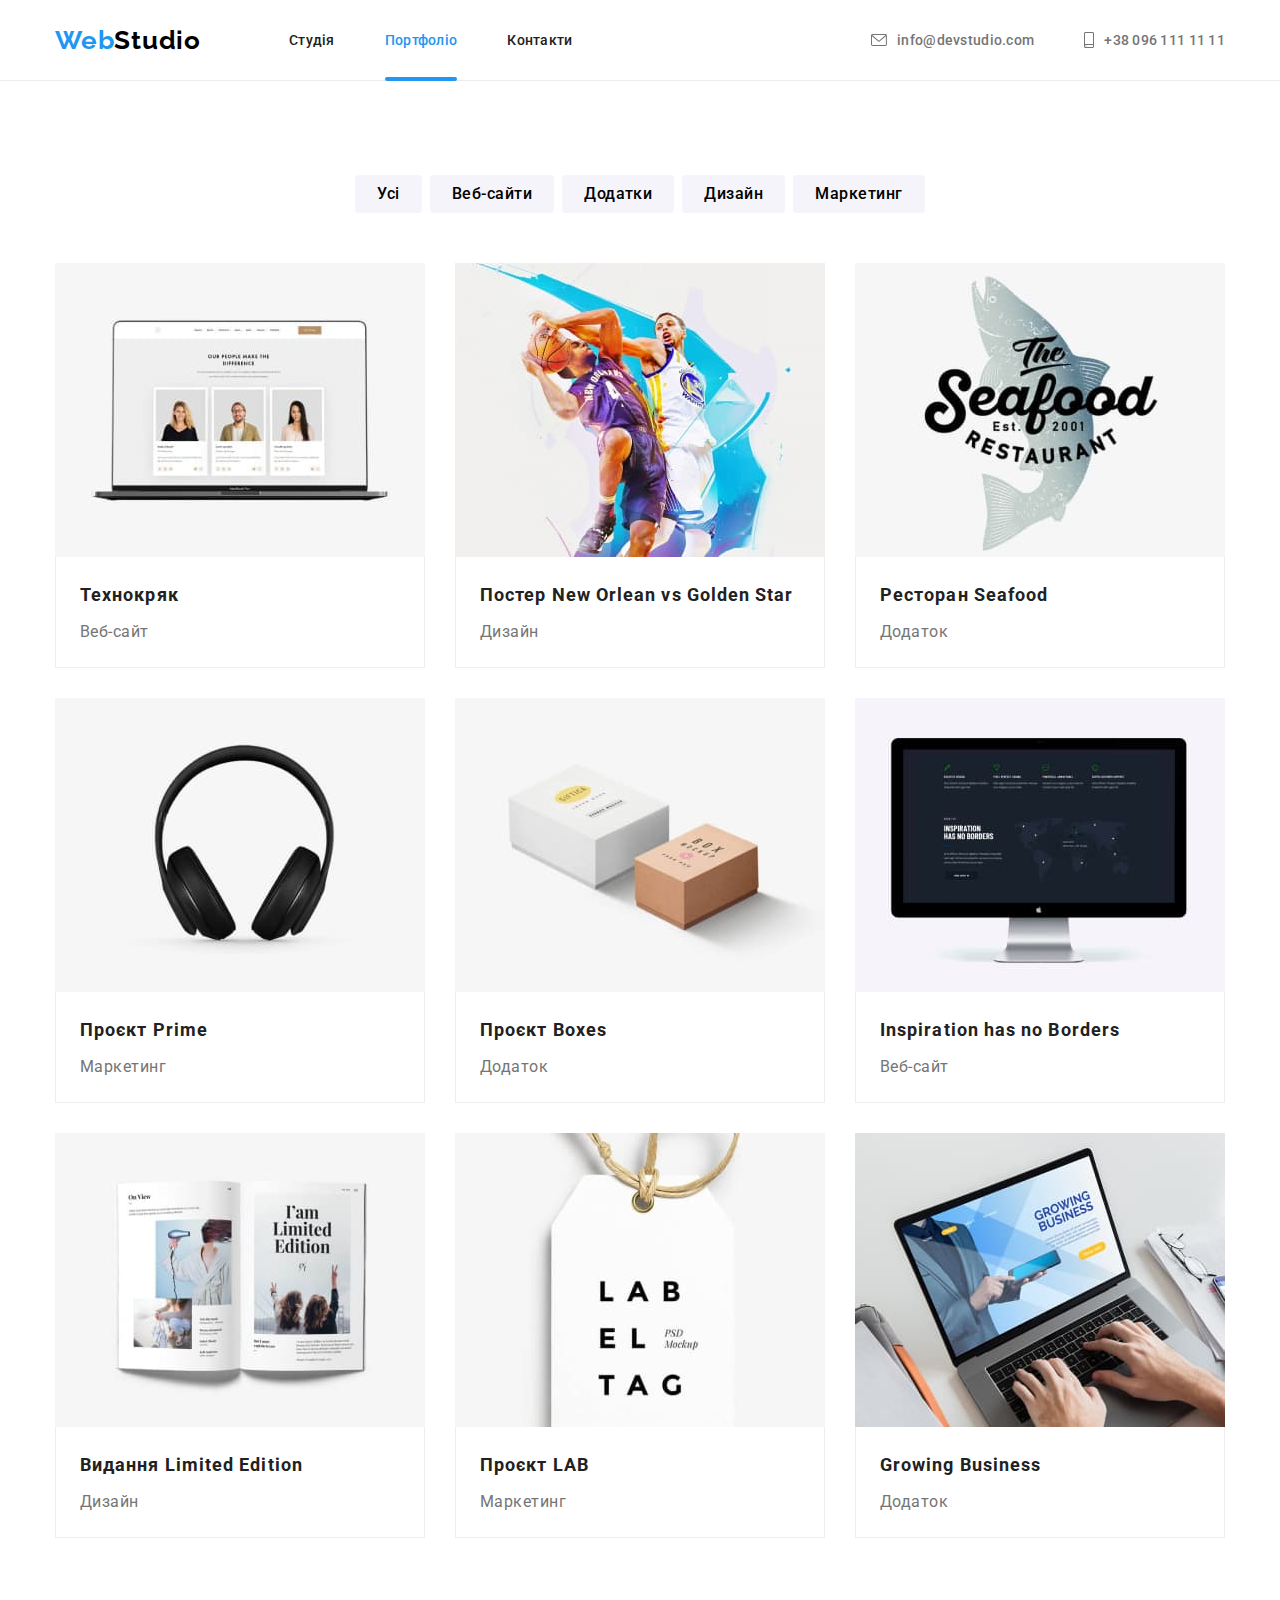
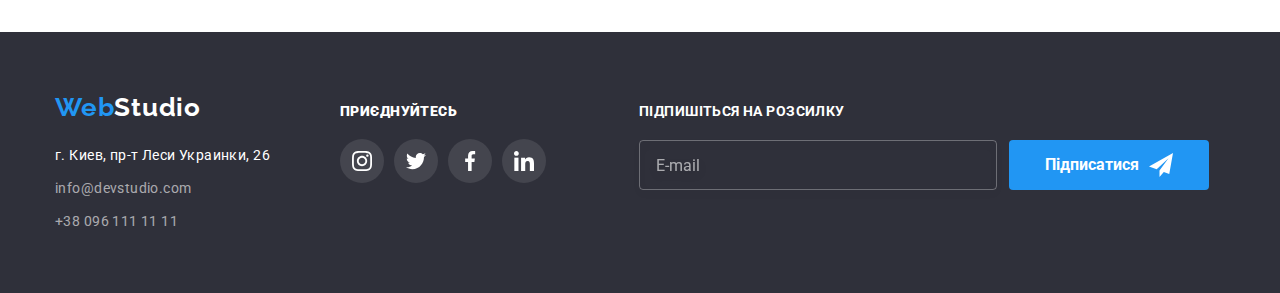
<file: portfolio.html>
<!DOCTYPE html>
<html lang="uk-UA">
  <head>
    <meta charset="UTF-8" />
    <meta http-equiv="X-UA-Compatible" content="IE=edge" />
    <meta name="viewport" content="width=device-width, initial-scale=1.0" />
    <title>Portofolio</title>
    <link rel="preconnect" href="https://fonts.googleapis.com" />
    <link rel="preconnect" href="https://fonts.gstatic.com" crossorigin />
    <link
      href="https://fonts.googleapis.com/css2?family=Raleway:wght@700&family=Roboto:wght@400;500;700;900&display=swap"
      rel="stylesheet"
    />
    <link
      rel="stylesheet"
      href="https://cdn.jsdelivr.net/npm/modern-normalize@1.1.0/modern-normalize.min.css"
    />
    <link rel="stylesheet" href="./css/main.min.css" />
    <!-- <link rel="stylesheet" href="./css/styles.css" /> -->
  </head>

  <body>
    <header class="header">
      <div class="header__container container">
        <a href="./index.html" lang="en" class="logo">
          <span class="logo__1">Web</span><span class="logo__2">Studio</span></a
        >
        <nav>
          <ul class="nav__list">
            <li class="nav__item">
              <a href="./index.html" class="nav__link">Студія</a>
            </li>
            <li class="nav__item">
              <a href="./portfolio.html" class="nav__link current">Портфоліо</a>
            </li>
            <li class="nav__item"><a href="#" class="nav__link">Контакти</a></li>
          </ul>
        </nav>
        <ul class="contact__list">
          <li class="contact__item">
            <a
              href="mailto:info@devstudio.com"
              target="_blank"
              rel="noopener noreferrer nofollow"
              class="contact__link"
            >
              <svg class="contact__icon" width="16" height="12">
                <use href="./images/icons.svg#envelope"></use>
              </svg>
              info@devstudio.com
            </a>
          </li>
          <li class="contact__item">
            <a href="tel:+380961111111" class="contact__link">
              <svg class="contact__icon" width="10" height="16">
                <use href="./images/icons.svg#smartphone"></use>
              </svg>
              +38 096 111 11 11
            </a>
          </li>
        </ul>
      </div>
    </header>
    <main>
      <!--Work`s Portfolio--------------------------------->
      <section class="section">
        <div class="container">
         <h2 class="visually-hidden">Портфоліо робіт</h2>
          <ul class="filter">
            <li><button type="button" class="filter__btn">Усі</button></li>
            <li><button type="button" class="filter__btn">Веб-сайти</button></li>
            <li><button type="button" class="filter__btn">Додатки</button></li>
            <li><button type="button" class="filter__btn">Дизайн</button></li>
            <li><button type="button" class="filter__btn">Маркетинг</button></li>
          </ul>
          <ul class="portfolio__list">
            <li class="portfolio__item">
              <a href="" class="portfolio__link">
                <div class="portfolio__thumb">
                  <img
                    src="./images/img7.jpg"
                    alt="Технокряк"
                    width="370"
                    height="294"
                  />
                  <div class="overlay">
                    <p class="overlay__text">
                      Ресурс пропонує комплексні пропозиції з різним рівнем
                      функціоналу та сервісів. Все це дозволить відвідувачу
                      отримати вичерпні відомості про компанію чи приватну
                      особу.
                    </p>
                  </div>
                </div>
                <div class="portfolio__description">
                  <h3 class="portfolio__title">Технокряк</h3>
                  <p class="portfilio__text">Веб-сайт</p>
                </div>
              </a>
            </li>

            <li class="portfolio__item">
              <a href="" class="portfolio__link">
                <div class="portfolio__thumb">
                  <img
                    src="./images/img8.jpg"
                    alt="Постер New Orlean vs Golden Star"
                    width="370"
                    height="294"
                  />
                  <div class="overlay">
                    <p class="overlay__text">
                      Ресурс пропонує комплексні пропозиції з різним рівнем
                      функціоналу та сервісів. Все це дозволить відвідувачу
                      отримати вичерпні відомості про компанію чи приватну
                      особу.
                    </p>
                  </div>
                </div>
                <div class="portfolio__description">
                  <h3 class="portfolio__title">
                    Постер New Orlean vs Golden Star
                  </h3>
                  <p class="portfilio__text">Дизайн</p>
                </div>
              </a>
            </li>

            <li class="portfolio__item">
              <a href="" class="portfolio__link">
                <div class="portfolio__thumb">
                  <img
                    src="./images/img9.jpg"
                    alt="Ресторан Seafood"
                    width="370"
                    height="294"
                  />
                  <div class="overlay">
                    <p class="overlay__text">
                      Ресурс пропонує комплексні пропозиції з різним рівнем
                      функціоналу та сервісів. Все це дозволить відвідувачу
                      отримати вичерпні відомості про компанію чи приватну
                      особу.
                    </p>
                  </div>
                </div>

                <div class="portfolio__description">
                  <h3 class="portfolio__title">Ресторан Seafood</h3>
                  <p class="portfilio__text">Додаток</p>
                </div>
              </a>
            </li>

            <li class="portfolio__item">
              <a href="" class="portfolio__link">
                <div class="portfolio__thumb">
                  <img
                    src="./images/img10.jpg"
                    alt="Проєкт Prime"
                    width="370"
                    height="294"
                  />
                  <div class="overlay">
                    <p class="overlay__text">
                      Ресурс пропонує комплексні пропозиції з різним рівнем
                      функціоналу та сервісів. Все це дозволить відвідувачу
                      отримати вичерпні відомості про компанію чи приватну
                      особу.
                    </p>
                  </div>
                </div>
                <div class="portfolio__description">
                  <h3 class="portfolio__title">Проєкт Prime</h3>
                  <p class="portfilio__text">Маркетинг</p>
                </div>
              </a>
            </li>

            <li class="portfolio__item">
              <a href="" class="portfolio__link">
                <div class="portfolio__thumb">
                  <img
                    src="./images/img11.jpg"
                    alt="Проєкт Boxes"
                    width="370"
                    height="294"
                  />
                  <div class="overlay">
                    <p class="overlay__text">
                      Ресурс пропонує комплексні пропозиції з різним рівнем
                      функціоналу та сервісів. Все це дозволить відвідувачу
                      отримати вичерпні відомості про компанію чи приватну
                      особу.
                    </p>
                  </div>
                </div>
                <div class="portfolio__description">
                  <h3 class="portfolio__title">Проєкт Boxes</h3>
                  <p class="portfilio__text">Додаток</p>
                </div>
              </a>
            </li>

            <li class="portfolio__item">
              <a href="" class="portfolio__link">
                <div class="portfolio__thumb">
                  <img
                    src="./images/img12.jpg"
                    alt="Inspiration has no Borders"
                    width="370"
                    height="294"
                  />
                  <div class="overlay">
                    <p class="overlay__text">
                      Ресурс пропонує комплексні пропозиції з різним рівнем
                      функціоналу та сервісів. Все це дозволить відвідувачу
                      отримати вичерпні відомості про компанію чи приватну
                      особу.
                    </p>
                  </div>
                </div>
                <div class="portfolio__description">
                  <h3 class="portfolio__title">
                    Inspiration has no Borders
                  </h3>
                  <p class="portfilio__text">Веб-сайт</p>
                </div>
              </a>
            </li>

            <li class="portfolio__item">
              <a href="" class="portfolio__link">
                <div class="portfolio__thumb">
                  <img
                    src="./images/img13.jpg"
                    alt="Видання Limited Edition"
                    width="3270"
                    height="294"
                  />
                  <div class="overlay">
                    <p class="overlay__text">
                      Ресурс пропонує комплексні пропозиції з різним рівнем
                      функціоналу та сервісів. Все це дозволить відвідувачу
                      отримати вичерпні відомості про компанію чи приватну
                      особу.
                    </p>
                  </div>
                </div>
                <div class="portfolio__description">
                  <h3 class="portfolio__title">Видання Limited Edition</h3>
                  <p class="portfilio__text">Дизайн</p>
                </div>
              </a>
            </li>

            <li class="portfolio__item">
              <a href="" class="portfolio__link">
                <div class="portfolio__thumb">
                  <img
                    src="./images/img14.jpg"
                    alt="Проект LAB"
                    width="370"
                    height="294"
                  />
                  <div class="overlay">
                    <p class="overlay__text">
                      Ресурс пропонує комплексні пропозиції з різним рівнем
                      функціоналу та сервісів. Все це дозволить відвідувачу
                      отримати вичерпні відомості про компанію чи приватну
                      особу.
                    </p>
                  </div>
                </div>
                <div class="portfolio__description">
                  <h3 class="portfolio__title">Проєкт LAB</h3>
                  <p class="portfilio__text">Маркетинг</p>
                </div>
              </a>
            </li>

            <li class="portfolio__item">
              <a href="" class="portfolio__link">
                <div class="portfolio__thumb">
                  <img
                    src="./images/img15.jpg"
                    alt="Growing Business"
                    width="370"
                    height="294"
                  />
                  <div class="overlay">
                    <p class="overlay__text">
                      Ресурс пропонує комплексні пропозиції з різним рівнем
                      функціоналу та сервісів. Все це дозволить відвідувачу
                      отримати вичерпні відомості про компанію чи приватну
                      особу.
                    </p>
                  </div>
                </div>
                <div class="portfolio__description">
                  <h3 class="portfolio__title">Growing Business</h3>
                  <p class="portfilio__text">Додаток</p>
                </div>
              </a>
            </li>
          </ul>
        </div>
      </section>
    </main>
    <!-- FOOTER ----------------------------------------->
    <footer class="ftr">
      <div class="container ftr__ftr">
        <div class="ftr__adress">
          <a href="./index.html" lang="en" class="logo logo__4">
            <span class="logo__1">Web</span><span class="logo__3">Studio</span></a
          >
          <address>
            <ul class="ftr__list">
              <li class="ftr__item">
                <a
                  href="https://goo.gl/maps/CPtrU1FHBa2aNyZL9"
                  target="_blank"
                  rel="noopener noreferrer nofollow"
                  class="ftr__link"
                  >г. Киев, пр-т Леси Украинки, 26</a
                >
              </li>
              <li class="ftr__item">
                <a
                  href="mailto:info@devstudio.com"
                  target="_blank"
                  rel="noopener noreferrer nofollow"
                  class="ftr__link2"
                  >info@devstudio.com</a
                >
              </li>
              <li class="ftr__item">
                <a href="tel:+380961111111" class="ftr__link2"
                  >+38 096 111 11 11</a
                >
              </li>
            </ul>
          </address>
        </div>

        <div clas="footer-link">
          <p class="footer-link-b"><strong>приєднуйтесь</strong></p>
          <ul class="ftr-social-link">
            <li class="ftr-social-item">
              <a
                class="ftr-social-a"
                href="https://www.instagram.com/"
                target="_blank"
                rel="noopener noreferrer nofollow"
                aria-label="instagram"
              >
                <svg class="ftr-social-icon" width="20" height="20">
                  <use href="./images/icons.svg#instagram"></use>
                </svg>
              </a>
            </li>

            <li class="ftr-social-item">
              <a
                class="ftr-social-a"
                href=""
                target="_blank"
                rel="noopener noreferrer nofollow"
                aria-label="twitter"
              >
                <svg class="ftr-social-icon" width="20" height="20">
                  <use href="./images/icons.svg#twitter"></use>
                </svg>
              </a>
            </li>

            <li class="ftr-social-item">
              <a
                class="ftr-social-a"
                href=""
                target="_blank"
                rel="noopener noreferrer nofollow"
                aria-label="facebook"
              >
                <svg class="ftr-social-icon" width="20" height="20">
                  <use href="./images/icons.svg#facebook"></use>
                </svg>
              </a>
            </li>

            <li class="ftr-social-item">
              <a
                class="ftr-social-a"
                href=""
                target="_blank"
                rel="noopener noreferrer nofollow"
                aria-label="linkedin"
              >
                <svg class="ftr-social-icon" width="20" height="20">
                  <use href="./images/icons.svg#linkedin"></use>
                </svg>
              </a>
            </li>
          </ul>
        </div>

        <div class="ftr-subscription">
          <b class="ftr-form-b">Підпишіться на розсилку</b>
          <form action="">
            <div class="ftr-form-mailing">
              <label class="ftr-mail-input" for="">
                <input class="ftr-form-input" type="email" placeholder="E-mail" name="email-subscribe" />
              </label>
        
              <button type="submit" class="ftr-form-btn">
                <span class="submit-text">Підписатися</span>
                <svg class="send-icon" width="24" height="24">
                  <use href="./images/icons.svg#send"></use>
                </svg>
              </button>
            </div>
          </form>
        </div>
      </div>


      
    </footer>
  </body>
</html>
</file>
<file: css/main.min.css>
body{font-family:"Roboto",sans-serif;color:#212121}.container{width:100%;padding:0 15px;margin:0 auto}@media screen and (min-width: 480px){.container{width:480px}}@media screen and (min-width: 768px){.container{width:768px}}@media screen and (min-width: 768px)and (min-width: 1200px){.container{width:1200px}}.section{padding-top:60px;padding-bottom:60px}@media screen and (min-width: 1200px){.section{padding-top:94px;padding-bottom:94px}}:root{--accent-color: #2196f3;--accent-color2: #fff;--color-p: #757575;--background-1: #2f303a;--background-2-w: #f5f4fa}.visually-hidden{position:absolute;width:1px;height:1px;margin:-1px;border:0;padding:0;white-space:nowrap;-webkit-clip-path:inset(100%);clip-path:inset(100%);clip:rect(0 0 0 0);overflow:hidden}h1,h2,h3,h4,h5,h6,p{margin:0}ul{margin:0;padding:0;list-style:none}img{display:block;max-width:100%;height:auto}.link{text-decoration:none;color:currentColor}.list{list-style:none;margin:0;padding:0}.header{background:var(--accent-color2);border-bottom:1px solid #ececec}.header__container{display:-webkit-box;display:-ms-flexbox;display:flex;-webkit-box-align:center;-ms-flex-align:center;align-items:center;min-height:60px;margin-left:0 auto;margin-right:0 auto}@media screen and (min-width: 1200px){.header__container{display:-webkit-box;display:-ms-flexbox;display:flex;-webkit-box-align:center;-ms-flex-align:center;align-items:center}}.logo{font-family:"Raleway";font-weight:700;font-size:24px;line-height:1.1741666667;letter-spacing:.03em;text-decoration:none}.logo__1{color:var(--accent-color)}.logo__2{color:#000}.logo__3{color:var(--accent-color2)}.logo__4{display:block;margin-bottom:20px}@media screen and (min-width: 1199px){.logo{font-size:26px;line-height:1.1923076923}}.menu{display:-webkit-box;display:-ms-flexbox;display:flex;padding:0;margin:0;list-style:none}@media(max-width: 767px){.menu{display:none}}.menu .link{padding:10px;color:inherit;text-decoration:none}.menu .link:hover,.menu .link:focus{text-decoration:underline}.menu-toggle{min-height:40px;min-width:40px;display:-webkit-box;display:-ms-flexbox;display:flex;-webkit-box-align:center;-ms-flex-align:center;align-items:center;-webkit-box-pack:center;-ms-flex-pack:center;justify-content:center;margin-left:auto;padding:0;background-color:rgba(0,0,0,0);cursor:pointer;border:none;outline:none}@media(min-width: 768px){.menu-toggle{display:none}}.mobmenu__img{fill:#212121}.menu-toggle:hover .mobmenu__img,.menu-toggle:focus .mobmenu__img{fill:var(--accent-color)}.menu-container{position:fixed;display:-webkit-box;display:-ms-flexbox;display:flex;-webkit-box-orient:vertical;-webkit-box-direction:normal;-ms-flex-direction:column;flex-direction:column;top:0;left:0;width:100vw;height:100vh;padding:48px 40px;background-color:var(--accent-color2);z-index:999;-webkit-box-shadow:0px 4px 8px rgba(0,0,0,.04),0px 2px 4px rgba(0,0,0,.08),0px 1px 3px rgba(0,0,0,.16);box-shadow:0px 4px 8px rgba(0,0,0,.04),0px 2px 4px rgba(0,0,0,.08),0px 1px 3px rgba(0,0,0,.16);-webkit-transform:translateX(100%);transform:translateX(100%);-webkit-transition:-webkit-transform 250ms ease-in-out;transition:-webkit-transform 250ms ease-in-out;transition:transform 250ms ease-in-out;transition:transform 250ms ease-in-out, -webkit-transform 250ms ease-in-out}.menu-container.is-open{-webkit-transform:translateX(0);transform:translateX(0)}.menu-container .menu-toggle{position:absolute;top:16px;right:16px;color:#fff}.mobile__menu{padding:0;margin-bottom:auto;list-style:none}.mobile__menu .link{display:block;padding:10px;font-weight:500;font-size:40px;line-height:1.175;letter-spacing:.02em;color:#212121;text-decoration:none}.mobile__menu .current{color:var(--accent-color)}.mobmenu__contact--tel{margin-bottom:32px;font-weight:500;font-size:34px;line-height:1.1764705882;letter-spacing:.02em;color:#2196f3}.mobmenu__contact--mail{margin-bottom:64px;font-weight:500;font-size:24px;line-height:1.1666666667;letter-spacing:.02em;color:#757575}.mobmenu__social{display:-webkit-box;display:-ms-flexbox;display:flex;text-align:center;font-weight:500;font-size:18px;line-height:1.2222222222;letter-spacing:.02em;color:var(--accent-color)}.mobmenu__social--item:not(:first-child){padding-left:10px}.mobmenu__social--item:not(:last-child){border-right:1px solid rgba(33,33,33,.2);padding-right:10px}.nav__list{list-style:none;display:-webkit-box;display:-ms-flexbox;display:flex;margin-left:88px}@media screen and (max-width: 767px){.nav__list{display:none;margin-left:93px}}.nav__link{position:relative;display:block;padding-top:32px;padding-bottom:32px;font-family:inherit;font-weight:500;font-size:14px;line-height:1.1428571429;letter-spacing:.02em;color:inherit;text-decoration:none;-webkit-transition-property:color;transition-property:color;-webkit-transition-duration:250ms;transition-duration:250ms;-webkit-transition-timing-function:cubic-bezier(0.4, 0, 0.2, 1);transition-timing-function:cubic-bezier(0.4, 0, 0.2, 1)}.nav__link:hover,.nav__link:focus{color:var(--accent-color)}.nav__item:not(:last-child){margin-right:50px}.current{color:var(--accent-color)}.nav__link.current::after{content:"";position:absolute;bottom:-1px;left:0;display:block;width:100%;height:4px;background:#2196f3;border-radius:2px}.contact__list{list-style:none}@media screen and (max-width: 767px){.contact__list{display:none}}@media screen and (min-width: 767px){.contact__list{margin-left:97px}}@media screen and (min-width: 1199px){.contact__list{display:-webkit-box;display:-ms-flexbox;display:flex;margin-left:auto}}.contact__link{display:-webkit-box;display:-ms-flexbox;display:flex;-webkit-box-pack:left;-ms-flex-pack:left;justify-content:left;-webkit-box-align:center;-ms-flex-align:center;align-items:center;font-family:"Roboto";font-weight:500;font-size:12px;line-height:1.1428571429;letter-spacing:.02em;color:var(--color-p);text-decoration:none;-webkit-transition-property:color;transition-property:color;-webkit-transition-duration:250ms;transition-duration:250ms;-webkit-transition-timing-function:cubic-bezier(0.4, 0, 0.2, 1);transition-timing-function:cubic-bezier(0.4, 0, 0.2, 1)}@media screen and (min-width: 1199px){.contact__link{display:-webkit-box;display:-ms-flexbox;display:flex;font-size:14px}}.contact__link:hover,.contact__link:focus{color:var(--accent-color)}.contact__item{display:-webkit-box;display:-ms-flexbox;display:flex}@media screen and (min-width: 1200px){.contact__item{-webkit-box-pack:center;-ms-flex-pack:center;justify-content:center;-webkit-box-align:center;-ms-flex-align:center;align-items:center}}@media screen and (min-width: 768px)and (max-width: 1199px){.contact__item:not(:first-child){margin-top:10px}}@media screen and (min-width: 1200px){.contact__item:not(:first-child){margin-left:50px}}.contact__icon{margin-right:8px;fill:currentColor}@media screen and (min-width: 1200px){.contact__icon{margin-right:10px}}.btn{padding:10px 24px;border:none;border-radius:4px;font-family:inherit;font-weight:700;font-size:16px;line-height:1.875;text-align:center;letter-spacing:.06em;color:var(--accent-color2);background-color:var(--accent-color);cursor:pointer;-webkit-transition-property:background-color;transition-property:background-color;-webkit-transition-duration:250ms;transition-duration:250ms;-webkit-transition-timing-function:cubic-bezier(0.4, 0, 0.2, 1);transition-timing-function:cubic-bezier(0.4, 0, 0.2, 1)}.btn:hover,.btn:focus{background-color:#188ce8}@media screen and (min-width: 1200px){.btn{padding:10px 32px}}.filter{display:-webkit-box;display:-ms-flexbox;display:flex;list-style:none;-webkit-box-pack:center;-ms-flex-pack:center;justify-content:center;gap:8px}.filter__btn{padding:6px 22px;font-family:inherit;font-weight:500;font-size:16px;line-height:1.625;text-align:center;letter-spacing:.03em;list-style:none;background-color:var(--background-2-w);cursor:pointer;border:none;border-radius:4px;-webkit-transition-property:background-color,color;transition-property:background-color,color;-webkit-transition-duration:250ms;transition-duration:250ms;-webkit-transition-timing-function:cubic-bezier(0.4, 0, 0.2, 1);transition-timing-function:cubic-bezier(0.4, 0, 0.2, 1)}.filter__btn:hover,.filter__btn:focus{background-color:var(--accent-color);color:var(--accent-color2);-webkit-box-shadow:0px 3px 1px rgba(0,0,0,.1),0px 1px 2px rgba(0,0,0,.08),0px 2px 2px rgba(0,0,0,.12);box-shadow:0px 3px 1px rgba(0,0,0,.1),0px 1px 2px rgba(0,0,0,.08),0px 2px 2px rgba(0,0,0,.12)}.hero{background-repeat:no-repeat;background-position:center;background-size:cover;padding:118px 0;margin-left:auto;margin-right:auto;text-align:center;max-width:480px;height:400px;background-image:-webkit-gradient(linear, left top, right top, from(rgba(47, 48, 58, 0.4)), to(rgba(47, 48, 58, 0.4))),url(../images/header/m_header.jpg);background-image:linear-gradient(to right, rgba(47, 48, 58, 0.4), rgba(47, 48, 58, 0.4)),url(../images/header/m_header.jpg)}@media(min-device-pixel-ratio: 2),(-webkit-min-device-pixel-ratio: 2),(min-resolution: 192dpi),(min-resolution: 2dppx){.hero{background-image:-webkit-gradient(linear, left top, right top, from(rgba(47, 48, 58, 0.4)), to(rgba(47, 48, 58, 0.4))),url(../images/header/m_header@2x.jpg);background-image:linear-gradient(to right, rgba(47, 48, 58, 0.4), rgba(47, 48, 58, 0.4)),url(../images/header/m_header@2x.jpg)}}@media screen and (min-width: 768px){.hero{background-color:var(--background-1);max-width:768px;background-image:-webkit-gradient(linear, left top, right top, from(rgba(47, 48, 58, 0.4)), to(rgba(47, 48, 58, 0.4))),url(../images/header/t_header.jpg);background-image:linear-gradient(to right, rgba(47, 48, 58, 0.4), rgba(47, 48, 58, 0.4)),url(../images/header/t_header.jpg)}}@media screen and (min-width: 768px)and (min-device-pixel-ratio: 2),screen and (min-width: 768px)and (-webkit-min-device-pixel-ratio: 2),screen and (min-width: 768px)and (min-resolution: 192dpi),screen and (min-width: 768px)and (min-resolution: 2dppx){.hero{background-image:-webkit-gradient(linear, left top, right top, from(rgba(47, 48, 58, 0.4)), to(rgba(47, 48, 58, 0.4))),url(../images/header/t_header@2x.jpg);background-image:linear-gradient(to right, rgba(47, 48, 58, 0.4), rgba(47, 48, 58, 0.4)),url(../images/header/t_header@2x.jpg)}}@media screen and (min-width: 1199px){.hero{padding:200px 0;margin-left:auto;margin-right:auto;background-color:var(--background-1);max-width:1600px;height:600px;text-align:center;background-image:url(../images/header/d_header.jpg)}}@media screen and (min-width: 1199px)and (min-device-pixel-ratio: 2),screen and (min-width: 1199px)and (-webkit-min-device-pixel-ratio: 2),screen and (min-width: 1199px)and (min-resolution: 192dpi),screen and (min-width: 1199px)and (min-resolution: 2dppx){.hero{background-image:url(../images/header/d_header@2x.jpg)}}.hero .hero__title{width:360px;margin:0 auto;margin-bottom:30px;font-weight:900;font-size:26px;line-height:1.6153846154;text-align:center;letter-spacing:.06em;text-transform:uppercase;color:var(--accent-color2)}@media screen and (min-width: 1200px){.hero .hero__title{width:696px;font-size:44px;line-height:1.3636363636}}.advantages{background-color:var(--accent-color2)}@media screen and (max-width: 1199px){.advantages{padding-top:60px;padding-bottom:60px}}@media screen and (min-width: 1200px){.advantages{padding-top:94px}}.advantages__list{list-style:none}@media screen and (min-width: 768px){.advantages__list{display:-webkit-box;display:-ms-flexbox;display:flex;-ms-flex-wrap:wrap;flex-wrap:wrap;gap:30px}}@media screen and (min-width: 1200px){.advantages__list{display:-webkit-box;display:-ms-flexbox;display:flex;gap:30px}}.advantages__item{-ms-flex-preferred-size:270px;flex-basis:270px}@media screen and (max-width: 767px){.advantages__item:not(:last-child){margin-bottom:30px}}.advantages__box{background:#f5f4fa;border-radius:4px;display:-webkit-box;display:-ms-flexbox;display:flex;-webkit-box-align:center;-ms-flex-align:center;align-items:center;-webkit-box-pack:center;-ms-flex-pack:center;justify-content:center;height:120px}@media screen and (max-width: 767px){.advantages__box{width:100%;margin-right:auto;margin-left:auto;margin-bottom:30px}}@media screen and (min-width: 768px)and (max-width: 1199px){.advantages__box{width:354px;margin-bottom:30px}}@media screen and (min-width: 1200px){.advantages__box{width:270px;margin-bottom:30px}}.advantages__title{margin-bottom:10px;font-weight:700;font-size:14px;line-height:1.1428571429;letter-spacing:.03em;text-transform:uppercase}@media screen and (max-width: 767px){.advantages__title{text-align:center}}.advantages__text{font-family:"Roboto";font-size:14px;line-height:1.7142857143;letter-spacing:.03em;color:var(--color-p)}.activity{padding-top:94px;padding-bottom:94px;background-color:var(--accent-color2)}@media screen and (max-width: 1199px){.activity{display:none}}.activity__title{margin-bottom:50px;font-weight:700;font-size:36px;line-height:1.1666666667;text-align:center;letter-spacing:.03em}.activity__list{display:-webkit-box;display:-ms-flexbox;display:flex;gap:30px;list-style:none}.activity__box{position:relative}.activity__overlay{position:absolute;display:-webkit-box;display:-ms-flexbox;display:flex;-webkit-box-align:center;-ms-flex-align:center;align-items:center;-webkit-box-pack:center;-ms-flex-pack:center;justify-content:center;bottom:0;left:0;width:100%;height:70px;background:rgba(47,48,58,.8)}.activity__text{font-style:normal;font-weight:700;font-size:14px;line-height:1.1428571429;text-align:center;letter-spacing:.03em;text-transform:uppercase;color:#fff}.team{background:var(--background-2-w)}.team__title{margin-bottom:30px;font-size:28px;font-weight:700;line-height:1.1666666667;text-align:center;letter-spacing:.03em}@media screen and (min-width: 1200px){.team__title{font-size:36px;margin-bottom:50px}}.team__list{list-style:none}@media screen and (min-width: 768px){.team__list{display:-webkit-box;display:-ms-flexbox;display:flex;-ms-flex-wrap:wrap;flex-wrap:wrap;gap:30px}}.team__bord{background-color:var(--accent-color2);-webkit-box-shadow:0px 1px 3px rgba(0,0,0,.12),0px 1px 1px rgba(0,0,0,.14),0px 2px 1px rgba(0,0,0,.2);box-shadow:0px 1px 3px rgba(0,0,0,.12),0px 1px 1px rgba(0,0,0,.14),0px 2px 1px rgba(0,0,0,.2);border-radius:0px 0px 4px 4px}@media screen and (min-width: 1200px){.team__bord{-ms-flex-preferred-size:calc((100% - 90px)/4);flex-basis:calc((100% - 90px)/4)}}@media screen and (max-width: 767px){.team__bord:not(:last-child){margin-bottom:30px}}.team__info{padding:30px}.team__name{margin-bottom:10px;font-weight:500;font-size:16px;line-height:1.1875;text-align:center;letter-spacing:.03em}.team__activity{margin-bottom:16px;font-weight:400;font-size:16px;line-height:1.1875;text-align:center;letter-spacing:.03em;color:var(--color-p)}.social__list{display:-webkit-box;display:-ms-flexbox;display:flex;-webkit-box-pack:center;-ms-flex-pack:center;justify-content:center;-webkit-box-align:center;-ms-flex-align:center;align-items:center;gap:10px}.social__item{display:-webkit-box;display:-ms-flexbox;display:flex;-webkit-box-pack:center;-ms-flex-pack:center;justify-content:center;-webkit-box-align:center;-ms-flex-align:center;align-items:center;width:44px;height:44px}.social__link{display:-webkit-box;display:-ms-flexbox;display:flex;-webkit-box-align:center;-ms-flex-align:center;align-items:center;-webkit-box-pack:center;-ms-flex-pack:center;justify-content:center;width:44px;height:44px;background-color:#fff;border-radius:50%;-webkit-transition-property:background-color;transition-property:background-color;-webkit-transition-duration:250ms;transition-duration:250ms;-webkit-transition-timing-function:cubic-bezier(0.4, 0, 0.2, 1);transition-timing-function:cubic-bezier(0.4, 0, 0.2, 1)}.social__link:hover,.social__link:focus{background-color:var(--accent-color)}.social__icon{fill:#afb1b8;-webkit-transition-property:fill;transition-property:fill;-webkit-transition-duration:250ms;transition-duration:250ms;-webkit-transition-timing-function:cubic-bezier(0.4, 0, 0.2, 1);transition-timing-function:cubic-bezier(0.4, 0, 0.2, 1)}.social__link:hover .social__icon,.social__link:focus .social__icon{fill:var(--accent-color2)}.clients__title{text-align:center;margin-bottom:30px;font-style:normal;font-weight:700;font-size:28px;line-height:1.1428571429;text-align:center;letter-spacing:.03em}@media screen and (min-width: 1200px){.clients__title{font-size:36px;line-height:1.1666666667;margin-bottom:50px}}.clients__list{display:-webkit-inline-box;display:-ms-inline-flexbox;display:inline-flex;-ms-flex-wrap:wrap;flex-wrap:wrap;gap:30px}@media screen and (min-width: 1200px){.clients__list{display:-webkit-box;display:-ms-flexbox;display:flex;-webkit-box-pack:center;-ms-flex-pack:center;justify-content:center;-webkit-box-align:center;-ms-flex-align:center;align-items:center;gap:30px}}@media screen and (min-width: 1200px){.clients__item{display:-webkit-box;display:-ms-flexbox;display:flex;-webkit-box-pack:center;-ms-flex-pack:center;justify-content:center;-webkit-box-align:center;-ms-flex-align:center;align-items:center;width:170px;height:92px}}.clients__link{display:-webkit-box;display:-ms-flexbox;display:flex;-webkit-box-align:center;-ms-flex-align:center;align-items:center;-webkit-box-pack:center;-ms-flex-pack:center;justify-content:center;width:210px;height:92px;border:1px solid #afb1b8;border-radius:4px;color:#afb1b8;-webkit-transition-property:border;transition-property:border;-webkit-transition-duration:250ms;transition-duration:250ms;-webkit-transition-timing-function:cubic-bezier(0.4, 0, 0.2, 1);transition-timing-function:cubic-bezier(0.4, 0, 0.2, 1)}.clients__link:hover,.clients__link:focus{border:1px solid #2196f3;color:var(--accent-color)}@media screen and (min-width: 768px){.clients__link{width:226px;height:92px}}@media screen and (min-width: 1200px){.clients__link{width:170px;height:92px}}.clients__icon{fill:#afb1b8;-webkit-transition-property:fill;transition-property:fill;-webkit-transition-duration:250ms;transition-duration:250ms;-webkit-transition-timing-function:cubic-bezier(0.4, 0, 0.2, 1);transition-timing-function:cubic-bezier(0.4, 0, 0.2, 1)}.clients__link:hover .clients__icon,.clients__link:focus .clients__icon{fill:var(--accent-color)}.ftr{padding:60px 0;background:var(--background-1)}@media screen and (min-width: 1200px){.ftr__ftr{display:-webkit-box;display:-ms-flexbox;display:flex;-webkit-box-align:baseline;-ms-flex-align:baseline;align-items:baseline}}@media screen and (max-width: 767px){.ftr__containet-tablet{margin-bottom:60px}}@media screen and (min-width: 768px){.ftr__containet-tablet{display:-webkit-box;display:-ms-flexbox;display:flex;-ms-flex-pack:distribute;justify-content:space-around;-webkit-box-align:baseline;-ms-flex-align:baseline;align-items:baseline}}@media screen and (min-width: 768px)and (max-width: 1199px){.ftr__containet-tablet{margin-bottom:60px}}@media screen and (max-width: 767px){.ftr__adress{margin-bottom:60px}}@media screen and (max-width: 1199px){.ftr__adress{text-align:center}}@media screen and (min-width: 1200px){.ftr__adress{margin-right:70px}}.ftr__list{list-style:none}.ftr__item:not(:last-child){margin-bottom:9px}.ftr__link{display:block;font-size:14px;line-height:1.7142857143;letter-spacing:.03em;color:var(--accent-color2);font-style:normal;text-decoration:none;-webkit-transition-property:color;transition-property:color;-webkit-transition-duration:250ms;transition-duration:250ms;-webkit-transition-timing-function:cubic-bezier(0.4, 0, 0.2, 1);transition-timing-function:cubic-bezier(0.4, 0, 0.2, 1)}.ftr__link:hover,.ftr__link:focus{color:var(--accent-color)}.ftr__link2{display:block;font-size:14px;line-height:1.7142857143;letter-spacing:.03em;color:rgba(255,255,255,.6);font-style:normal;text-decoration:none;-webkit-transition-property:color;transition-property:color;-webkit-transition-duration:250ms;transition-duration:250ms;-webkit-transition-timing-function:cubic-bezier(0.4, 0, 0.2, 1);transition-timing-function:cubic-bezier(0.4, 0, 0.2, 1)}.ftr__link2:hover,.ftr__link2:focus{color:var(--accent-color)}.footer-link-b{font-weight:700;font-size:14px;line-height:1.1428571429;letter-spacing:.03em;text-transform:uppercase;margin-bottom:20px;color:#fff}@media screen and (max-width: 1199px){.footer-link-b{text-align:center}}.ftr-social-link{display:-webkit-box;display:-ms-flexbox;display:flex;-webkit-box-pack:center;-ms-flex-pack:center;justify-content:center;-webkit-box-align:center;-ms-flex-align:center;align-items:center;gap:10px}.ftr-social-item{display:-webkit-box;display:-ms-flexbox;display:flex;-webkit-box-pack:center;-ms-flex-pack:center;justify-content:center;-webkit-box-align:center;-ms-flex-align:center;align-items:center;width:44px;height:44px}.ftr-social-a{display:-webkit-box;display:-ms-flexbox;display:flex;-webkit-box-align:center;-ms-flex-align:center;align-items:center;-webkit-box-pack:center;-ms-flex-pack:center;justify-content:center;width:44px;height:44px;border-radius:50%;background-color:rgba(255,255,255,.1);-webkit-transition-property:background-color;transition-property:background-color;-webkit-transition-duration:250ms;transition-duration:250ms;-webkit-transition-timing-function:cubic-bezier(0.4, 0, 0.2, 1);transition-timing-function:cubic-bezier(0.4, 0, 0.2, 1)}.ftr-social-icon{fill:#fff}.ftr-social-a:hover,.ftr-social-a:focus{background-color:#2196f3}.ftr-social-a:hover .ftr-social__icon,.ftr-social-a:focus .ftr-social__icon{fill:#fff}@media screen and (max-width: 1199px){.ftr-subscription{text-align:center}}@media screen and (min-width: 1200px){.ftr-subscription{margin-left:93px}}.ftr-form-b{font-style:normal;font-weight:700;font-size:14px;line-height:1.1428571429;letter-spacing:.03em;text-transform:uppercase;color:#fff}@media screen and (max-width: 1199px){.ftr-form-mailing{display:-webkit-box;display:-ms-flexbox;display:flex;-webkit-box-orient:vertical;-webkit-box-direction:normal;-ms-flex-direction:column;flex-direction:column;-webkit-box-pack:center;-ms-flex-pack:center;justify-content:center;-webkit-box-align:center;-ms-flex-align:center;align-items:center;margin-top:20px}}@media screen and (min-width: 1200px){.ftr-form-mailing{display:-webkit-box;display:-ms-flexbox;display:flex;margin-top:20px}}.ftr-mail-input{display:inline-block}.ftr-form-btn{display:-webkit-box;display:-ms-flexbox;display:flex;-webkit-box-pack:center;-ms-flex-pack:center;justify-content:center;-webkit-box-align:center;-ms-flex-align:center;align-items:center;gap:10px;margin-left:12px;width:200px;font-weight:700;font-size:16px;line-height:1.875;color:#fff;height:50px;background:var(--accent-color);border-radius:4px;border:rgba(0,0,0,0);-webkit-transition-property:background-color;transition-property:background-color;-webkit-transition-duration:250ms;transition-duration:250ms;-webkit-transition-timing-function:cubic-bezier(0.4, 0, 0.2, 1);transition-timing-function:cubic-bezier(0.4, 0, 0.2, 1)}@media screen and (max-width: 1199px){.ftr-form-btn{margin-top:20px}}.ftr-form-btn:hover,.ftr-form-btn:focus{background-color:#188ce8;-webkit-box-shadow:0px 4px 4px rgba(0,0,0,.15);box-shadow:0px 4px 4px rgba(0,0,0,.15);border-radius:4px}.ftr-form-input{width:450px;height:50px;padding-left:16px;background-color:rgba(0,0,0,0);border:1px solid rgba(255,255,255,.3);-webkit-filter:drop-shadow(0px 4px 4px rgba(0, 0, 0, 0.15));filter:drop-shadow(0px 4px 4px rgba(0, 0, 0, 0.15));border-radius:4px;color:#fff}@media screen and (min-width: 1200px){.ftr-form-input{width:358px}}.ftr-form-input::-webkit-input-placeholder{font-style:normal;font-weight:400;font-size:16px;line-height:20px;color:rgba(255,255,255,.6)}.ftr-form-input::-moz-placeholder{font-style:normal;font-weight:400;font-size:16px;line-height:20px;color:rgba(255,255,255,.6)}.ftr-form-input:-ms-input-placeholder{font-style:normal;font-weight:400;font-size:16px;line-height:20px;color:rgba(255,255,255,.6)}.ftr-form-input::-ms-input-placeholder{font-style:normal;font-weight:400;font-size:16px;line-height:20px;color:rgba(255,255,255,.6)}.ftr-form-input::placeholder{font-style:normal;font-weight:400;font-size:16px;line-height:20px;color:rgba(255,255,255,.6)}.submit-text{display:inline-block}.send-icon{display:inline-block}.backdrop{position:fixed;top:0;left:0;width:100%;height:100%;background-color:rgba(47,48,58,.4);opacity:1;visibility:visible;pointer-events:initial;-webkit-transition:opacity 250ms linear,visibility 250ms linear;transition:opacity 250ms linear,visibility 250ms linear}.backdrop.is-hidden{opacity:0;visibility:hidden;pointer-events:none}.modal{position:absolute;padding:40px;top:50%;left:50%;-webkit-transform:translate(-50%, -50%);transform:translate(-50%, -50%);background-color:#fff;-webkit-box-shadow:0px 1px 3px rgba(0,0,0,.12),0px 1px 1px rgba(0,0,0,.14),0px 2px 1px rgba(0,0,0,.2);box-shadow:0px 1px 3px rgba(0,0,0,.12),0px 1px 1px rgba(0,0,0,.14),0px 2px 1px rgba(0,0,0,.2);-webkit-transition:-webkit-transform 250ms;transition:-webkit-transform 250ms;transition:transform 250ms;transition:transform 250ms, -webkit-transform 250ms}@media screen and (max-width: 1199px){.modal{width:95%;max-width:450px;height:95%;max-height:609px;overflow:scroll}}@media screen and (min-width: 1200px){.modal{width:528px;height:581px}}.backdrop.isl-hidden .modal{-webkit-transform:translate(-50%, -75%);transform:translate(-50%, -75%)}.close-btn{display:-webkit-box;display:-ms-flexbox;display:flex;-webkit-box-align:center;-ms-flex-align:center;align-items:center;-webkit-box-pack:center;-ms-flex-pack:center;justify-content:center;position:absolute;width:30px;height:30px;padding:0;top:8px;right:8px;cursor:pointer;border-radius:50%;background:#fff;border:1px solid rgba(0,0,0,.1)}.close-btn-icon{-webkit-transition-property:fill;transition-property:fill;-webkit-transition-duration:250ms;transition-duration:250ms;-webkit-transition-timing-function:cubic-bezier(0.4, 0, 0.2, 1);transition-timing-function:cubic-bezier(0.4, 0, 0.2, 1)}.close-btn:hover .close-btn-icon,.close-btn:focus .close-btn-icon{fill:var(--accent-color)}.modal-form-text{font-weight:700;font-size:20px;line-height:1.15;text-align:center;letter-spacing:.03em;color:#212121}.forms-group{display:block}.form-field{display:block;margin-top:10px;margin-bottom:10px}.form-input-group{position:relative}.form-input{position:relative;width:100%;height:40px;padding-left:42px;border:1px solid rgba(33,33,33,.2);border-radius:4px;outline:none;-webkit-transition-property:border-color;transition-property:border-color;-webkit-transition-duration:250ms;transition-duration:250ms;-webkit-transition-timing-function:cubic-bezier(0.4, 0, 0.2, 1);transition-timing-function:cubic-bezier(0.4, 0, 0.2, 1)}.form-input:focus{border-color:var(--accent-color)}.form-input:focus~.icon-form{fill:var(--accent-color)}.icon-form{position:absolute;top:50%;-webkit-transform:translateY(-50%);transform:translateY(-50%);left:15px;-webkit-transition-property:fill;transition-property:fill;-webkit-transition-duration:250ms;transition-duration:250ms;-webkit-transition-timing-function:cubic-bezier(0.4, 0, 0.2, 1);transition-timing-function:cubic-bezier(0.4, 0, 0.2, 1)}.form-label{display:block;margin-bottom:4px;font-style:normal;font-weight:400;font-size:12px;line-height:1.1666666667;letter-spacing:.01em;color:#757575}.form-massage{width:100%;height:120px;resize:none;padding:12px 16px;border:1px solid rgba(33,33,33,.2);border-radius:4px}.form-massage:-moz-placeholder-shown{font-style:normal;font-weight:400;font-size:12px;line-height:1.1666666667;letter-spacing:.01em;color:rgba(117,117,117,.5)}.form-massage:-ms-input-placeholder{font-style:normal;font-weight:400;font-size:12px;line-height:1.1666666667;letter-spacing:.01em;color:rgba(117,117,117,.5)}.form-massage:placeholder-shown{font-style:normal;font-weight:400;font-size:12px;line-height:1.1666666667;letter-spacing:.01em;color:rgba(117,117,117,.5)}.form-checkbox{display:-webkit-box;display:-ms-flexbox;display:flex;-webkit-box-align:center;-ms-flex-align:center;align-items:center;-webkit-box-pack:center;-ms-flex-pack:center;justify-content:center;margin-top:25px}.form-checkbox-input{display:inline;margin-top:25px;-webkit-appearance:none;-moz-appearance:none;appearance:none;width:16px;height:15px}.form-checkbox-input:checked{background-color:var(--accent-color)}.check-icon .unchecked-icon{opacity:1}.check-icon .checked-icon{opacity:0}.form-checkbox-input:checked+.check-icon .unchecked-icon{opacity:0}.form-checkbox-input:checked+.check-icon .checked-icon{opacity:1}.license-ageement{font-weight:400;font-size:14px;line-height:1.7142857143;letter-spacing:.03em;margin-left:9px;color:#757575}.license-ageement-a{color:var(--accent-color)}.btn-submit{text-align:center}.btn-modal-submit{margin:0 auto;width:200px;height:50px;border:none;margin-top:30px;font-family:inherit;font-weight:700;font-size:16px;line-height:1.875;text-align:center;letter-spacing:.06em;color:var(--accent-color2);background-color:var(--accent-color);cursor:pointer;border-radius:4px;-webkit-transition-property:background-color,-webkit-box-shadow;transition-property:background-color,-webkit-box-shadow;transition-property:background-color,box-shadow;transition-property:background-color,box-shadow,-webkit-box-shadow;-webkit-transition-duration:250ms;transition-duration:250ms;-webkit-transition-timing-function:cubic-bezier(0.4, 0, 0.2, 1);transition-timing-function:cubic-bezier(0.4, 0, 0.2, 1)}.btn-modal-submit:hover,.btn-modal-submit:focus{background-color:#188ce8;-webkit-box-shadow:0px 4px 4px rgba(0,0,0,.15);box-shadow:0px 4px 4px rgba(0,0,0,.15)}.portfolio__list{display:-webkit-box;display:-ms-flexbox;display:flex;-ms-flex-wrap:wrap;flex-wrap:wrap;list-style:none;gap:30px;margin-top:50px}.portfolio__description{padding:20px 24px;border-left:1px solid #eee;border-right:1px solid #eee;border-bottom:1px solid #eee}.portfolio__item{-ms-flex-preferred-size:calc((100% - 60px)/3);flex-basis:calc((100% - 60px)/3)}.portfolio__link{display:block;text-decoration:none;color:inherit;-webkit-transition-property:-webkit-box-shadow;transition-property:-webkit-box-shadow;transition-property:box-shadow;transition-property:box-shadow, -webkit-box-shadow;-webkit-transition-duration:250ms;transition-duration:250ms;-webkit-transition-timing-function:cubic-bezier(0.4, 0, 0.2, 1);transition-timing-function:cubic-bezier(0.4, 0, 0.2, 1)}.portfolio__link:hover,.portfolio__link:focus{-webkit-box-shadow:0px 1px 1px rgba(0,0,0,.12),0px 4px 4px rgba(0,0,0,.06),1px 4px 6px rgba(0,0,0,.16);box-shadow:0px 1px 1px rgba(0,0,0,.12),0px 4px 4px rgba(0,0,0,.06),1px 4px 6px rgba(0,0,0,.16)}.portfolio__thumb{position:relative;overflow:hidden}.portfolio__title{margin-bottom:4px;font-weight:700;font-size:18px;line-height:2;letter-spacing:.06em;text-decoration:none}.portfilio__text{font-size:16px;line-height:1.875;letter-spacing:.03em;color:var(--color-p)}.overlay{display:-webkit-box;display:-ms-flexbox;display:flex;-webkit-box-align:center;-ms-flex-align:center;align-items:center;position:absolute;top:0;left:0;width:100%;height:100%;-webkit-transform:translateY(101%);transform:translateY(101%);-webkit-transition:-webkit-transform 250ms cubic-bezier(0.4, 0, 0.2, 1);transition:-webkit-transform 250ms cubic-bezier(0.4, 0, 0.2, 1);transition:transform 250ms cubic-bezier(0.4, 0, 0.2, 1);transition:transform 250ms cubic-bezier(0.4, 0, 0.2, 1), -webkit-transform 250ms cubic-bezier(0.4, 0, 0.2, 1);background:rgba(33,150,243,.9)}.overlay__text{padding:63px 24px;font-family:"Roboto";font-style:normal;font-weight:400;font-size:18px;line-height:1.75;letter-spacing:.03em;color:#fff}.portfolio__item:hover .overlay{-webkit-transform:translateY(0);transform:translateY(0)}/*# sourceMappingURL=main.min.css.map */
</file>
